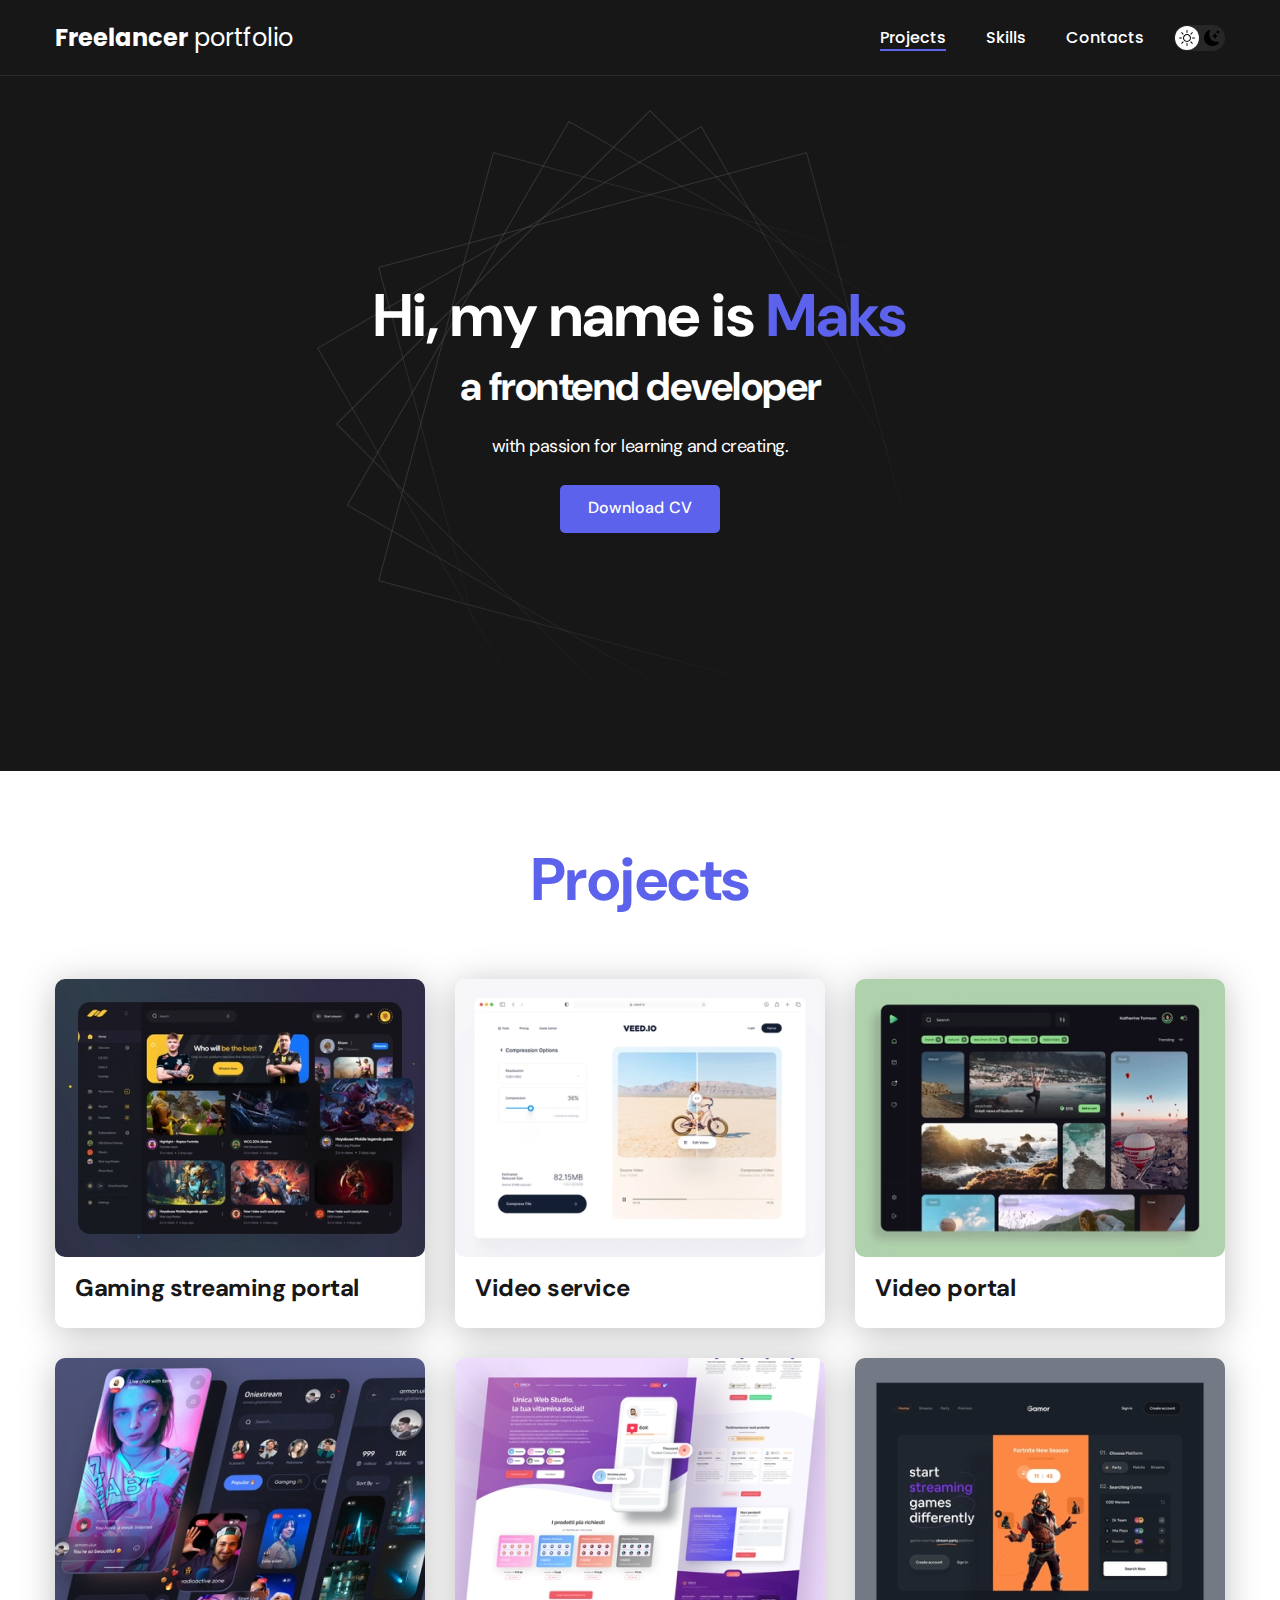
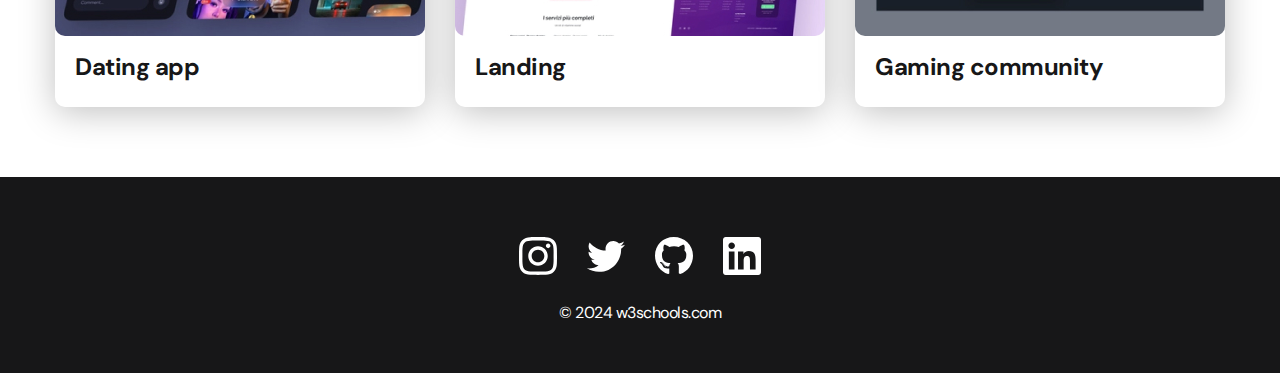
<file: index.html>
<!DOCTYPE html>
<html lang="en">
<head>
  <meta charset="UTF-8">
  <meta http-equiv="X-UA-Compatible" content="IE=edge">
  <meta name="viewport" content="width=device-width, initial-scale=1.0">
  <title>Document</title>
  <link rel="stylesheet" href="./css/style.css">
</head>
<body class="">
    <nav class="nav">
      <div class="container">
          <div class="nav-row">
            <a href="./index.html" class="logo"><strong>Freelancer</strong> portfolio</a>
            <button class="dark-mode-btn">
              <img src="./img/icons/sun.svg" alt="Light Mode" class="dark-mode-btn__icon">
              <img src="./img/icons/moon.svg" alt="Dark Mode" class="dark-mode-btn__icon">
            </button>
            <ul class="nav-list">
                <li class="nav-list__item"><a href="./index.html" class="nav-list__link nav-list__link--active">Projects</a></li>
                <li class="nav-list__item"><a href="./skills.html" class="nav-list__link">Skills</a></li>
                <li class="nav-list__item"><a href="./contacts.html" class="nav-list__link">Contacts</a></li>
            </ul>
          </div>
      </div>
    </nav>

    <header class="header">
          <div class="header__wrapper">
            <h1 class="header__title">
              <strong>Hi, my name is <em>Maks</em></strong><br>
                a frontend developer
            </h1>
            <div class="header__text">
              <p>with passion for learning and creating.</p>
              <a href="#!" class="btn">Download CV</a>
            </div>
          </div>
    </header>

    <main class="section">
      <div class="container">
        <h2 class="title-1">Projects</h2>
        <ul class="projects">
          <li class="project">
            <a href="./project-page.html">
              <img src="./img/projects/01.jpg.jpg" alt="Project img" class="project__img">
              <h3 class="project__title">Gaming streaming portal</h3>
            </a>
          </li>
            <li class="project">
              <a href="./project-page.html">
                <img src="./img/projects/02.jpg.jpg" alt="Project img" class="project__img">
                <h3 class="project__title">Video service</h3>
              </a>
            </li>
            <li class="project">
              <a href="./project-page.html">
                <img src="./img/projects/03.jpg.jpg" alt="Project img" class="project__img">
                <h3 class="project__title">Video portal</h3>
              </a>
            </li>
            <li class="project">
              <img src="./img/projects/04.jpg.jpg" alt="Project img" class="project__img">
              <h3 class="project__title">Dating app</h3>
            </li>
            <li class="project">
              <img src="./img/projects/05.jpg.jpg" alt="Project img" class="project__img">
              <h3 class="project__title">Landing</h3>
            </li>
            <li class="project">
              <img src="./img/projects/06.jpg.jpg" alt="Project img" class="project__img">
              <h3 class="project__title">Gaming community</h3>
            </li>
        </ul>
      </div>
    </main>

    <footer class="footer">
      <div class="container">
        <div class="footer__wrapper">
          <ul class="social">
            <li class="social__item"><a target="_blank" href="https://www.instagram.com/maksym_soloviov/?next=%2F"><img src="./img/icons/instagram.svg" alt="Instagram"></a></li>
            <li class="social__item"><a target="_blank" href="https://twitter.com/"><img src="./img/icons/Vector-1.svg" alt="Twitter"></a></li>
            <li class="social__item"><a target="_blank" href="https://github.com/Makssol1208"><img src="./img/icons/Vector-2.svg" alt="GitHub"></a></li>
            <li class="social__item"><a target="_blank" href="https://www.linkedin.com/in/maxim-solovyov/"><img src="./img/icons/Vector-3.svg" alt="Linkedin"></a></li>
          </ul>
          <div class="copyright">
            <p>© 2024 <a target="_blank" href="https://www.w3schools.com/">w3schools.com</a></p>
          </div>
        </div>
      </div>
    </footer>

    <script src="./js/app.js"></script>
</body>
</html>
</file>
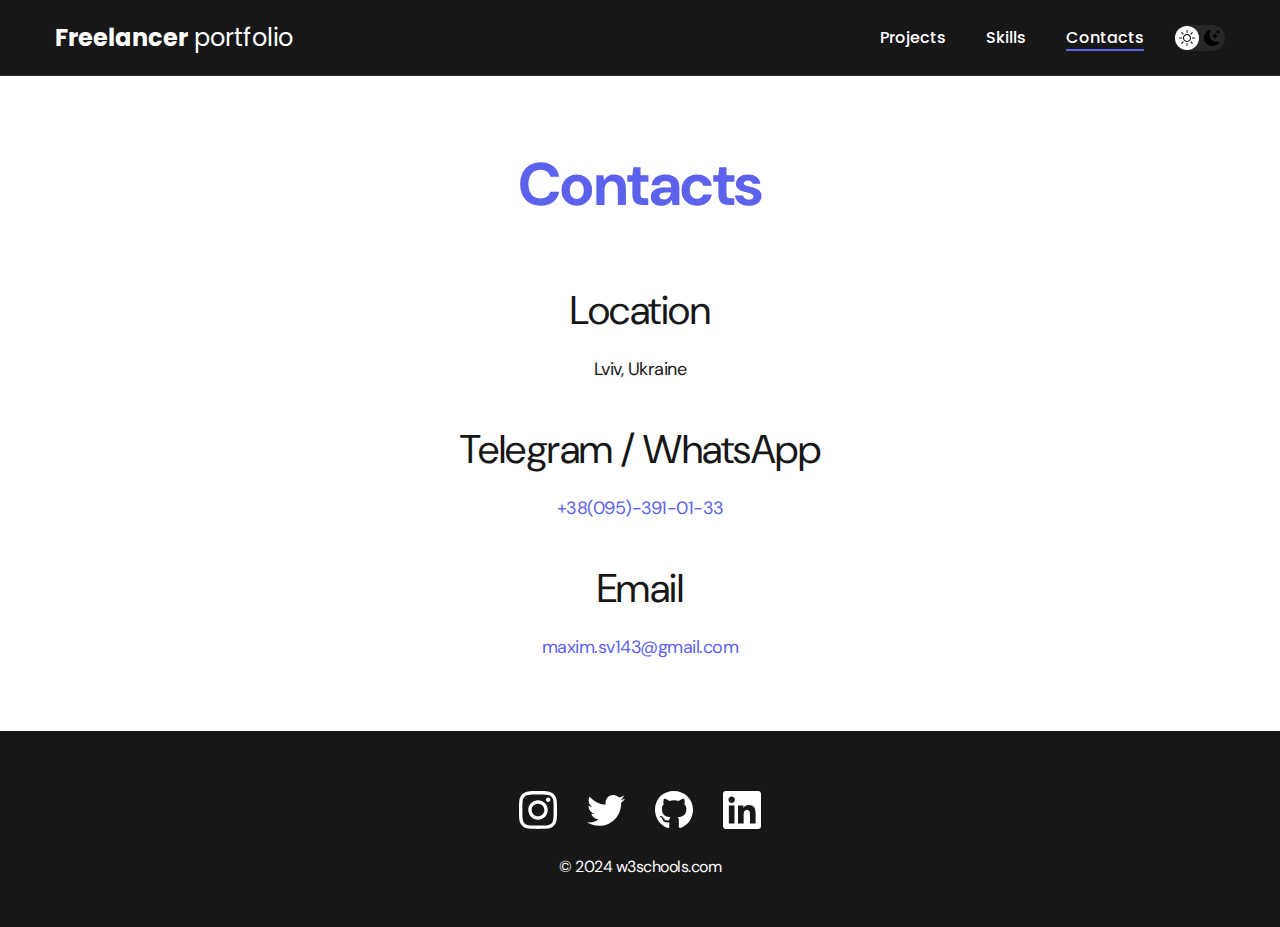
<file: contacts.html>
<!DOCTYPE html>
<html lang="en">
<head>
  <meta charset="UTF-8">
  <meta http-equiv="X-UA-Compatible" content="IE=edge">
  <meta name="viewport" content="width=device-width, initial-scale=1.0">
  <title>Document</title>
  <link rel="stylesheet" href="./css/style.css">
</head>
<body>
    <nav class="nav">
      <div class="container">
          <div class="nav-row">
            <a href="./index.html" class="logo"><strong>Freelancer</strong> portfolio</a>
            <button class="dark-mode-btn">
              <img src="./img/icons/sun.svg" alt="Light Mode" class="dark-mode-btn__icon">
              <img src="./img/icons/moon.svg" alt="Dark Mode" class="dark-mode-btn__icon">
            </button>
            <ul class="nav-list">
                <li class="nav-list__item"><a href="./index.html" class="nav-list__link">Projects</a></li>
                <li class="nav-list__item"><a href="./skills.html" class="nav-list__link">Skills</a></li>
                <li class="nav-list__item"><a href="./contacts.html" class="nav-list__link nav-list__link--active">Contacts</a></li>
            </ul>
          </div>
      </div>
    </nav>

    <main class="section">
      <div class="container">
        <h1 class="title-1">Contacts</h1>
          <ul class="content-list">
            <li class="content-list__item">
              <h2 class="title-2">Location</h2>
              <p>Lviv, Ukraine</p>
            </li>
            <li class="content-list__item">
              <h2 class="title-2">Telegram / WhatsApp</h2>
              <p><a href="tel:+380953910033">+38(095)-391-01-33</a></p>
            </li>
            <li class="content-list__item">
              <h2 class="title-2">Email</h2>
              <p><a href="malito:maxim.sv143@gmail.com">maxim.sv143@gmail.com</a></p>
            </li>
          </ul>  
      </div>
    </main>

    <footer class="footer">
      <div class="container">
        <div class="footer__wrapper">
          <ul class="social">
            <li class="social__item"><a target="_blank" href="https://www.instagram.com/maksym_soloviov/?next=%2F"><img src="./img/icons/instagram.svg" alt="Instagram"></a></li>
            <li class="social__item"><a target="_blank" href="https://twitter.com/"><img src="./img/icons/Vector-1.svg" alt="Twitter"></a></li>
            <li class="social__item"><a target="_blank" href="https://github.com/Makssol1208"><img src="./img/icons/Vector-2.svg" alt="GitHub"></a></li>
            <li class="social__item"><a target="_blank" href="https://www.linkedin.com/in/maxim-solovyov/"><img src="./img/icons/Vector-3.svg" alt="Linkedin"></a></li>
          </ul>
          <div class="copyright">
            <p>© 2024 <a target="_blank" href="https://www.w3schools.com/">w3schools.com</a></p>
          </div>
        </div>
      </div>
    </footer>

    <script src="./js/app.js"></script>
</body>
</html>
</file>
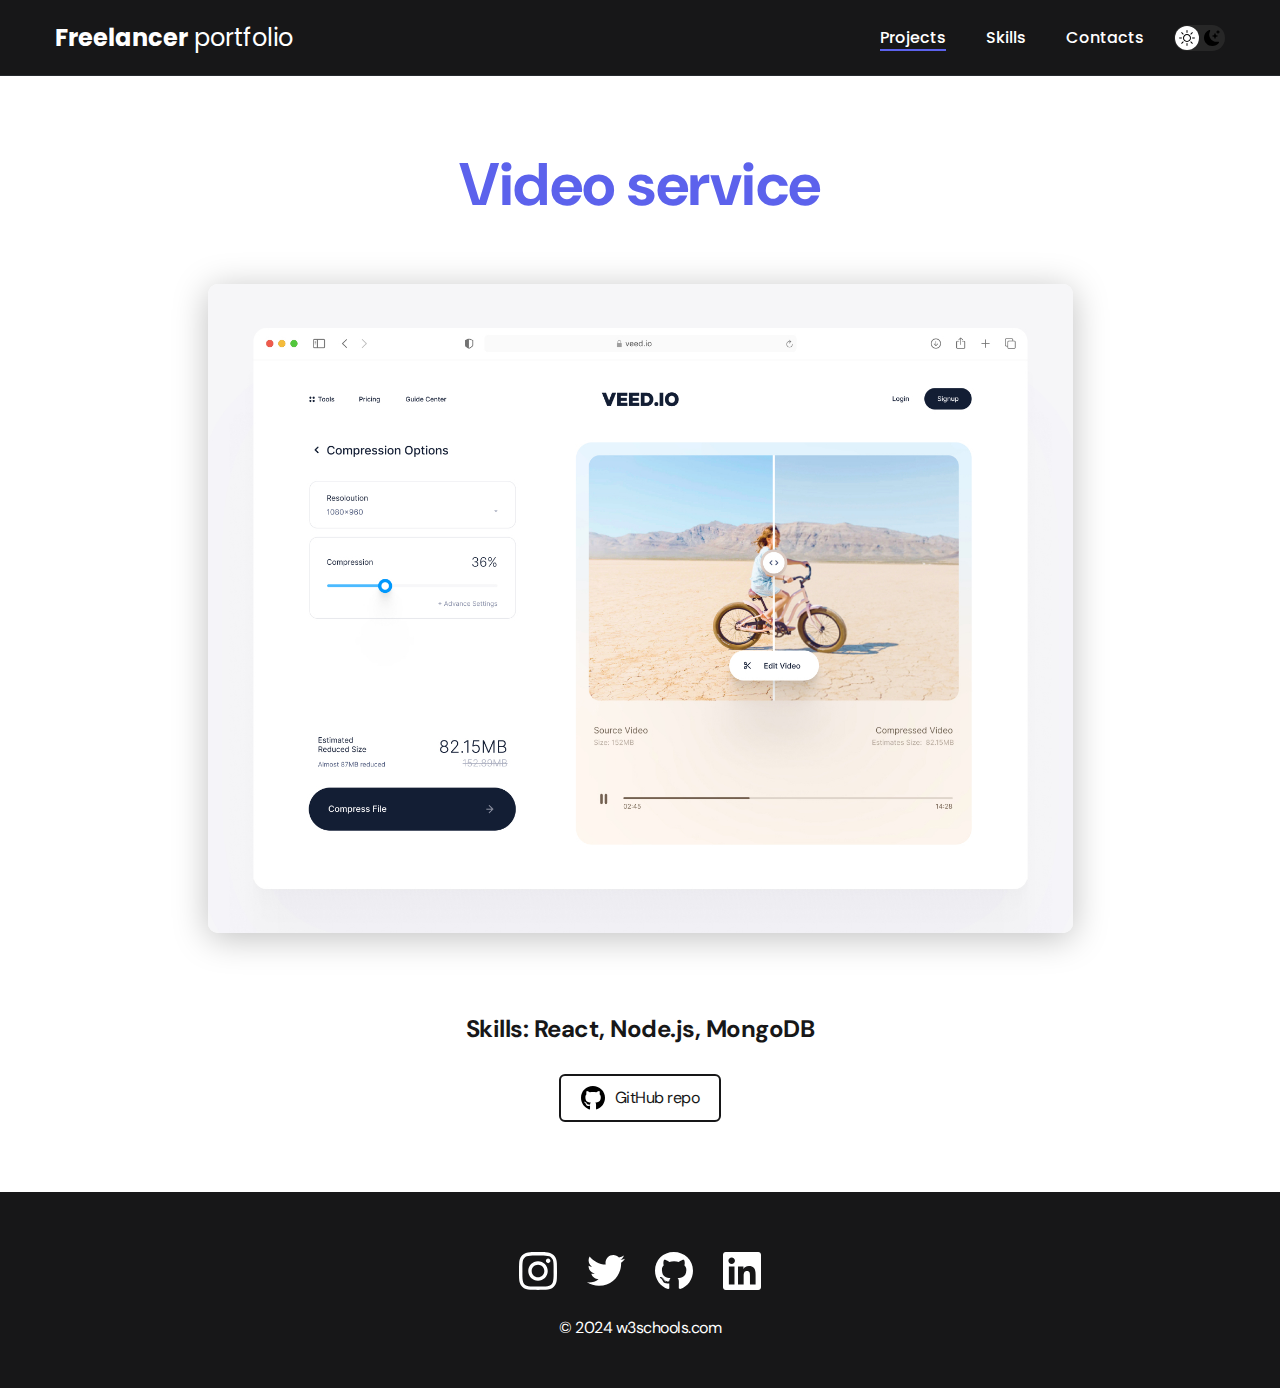
<file: project-page.html>
<!DOCTYPE html>
<html lang="en">
<head>
  <meta charset="UTF-8">
  <meta http-equiv="X-UA-Compatible" content="IE=edge">
  <meta name="viewport" content="width=device-width, initial-scale=1.0">
  <title>Document</title>
  <link rel="stylesheet" href="./css/style.css">
</head>
<body>
    <nav class="nav">
      <div class="container">
          <div class="nav-row">
            <a href="./index.html" class="logo"><strong>Freelancer</strong> portfolio</a>
            <button class="dark-mode-btn">
              <img src="./img/icons/sun.svg" alt="Light Mode" class="dark-mode-btn__icon">
              <img src="./img/icons/moon.svg" alt="Dark Mode" class="dark-mode-btn__icon">
            </button>
            <ul class="nav-list">
                <li class="nav-list__item"><a href="./index.html" class="nav-list__link nav-list__link--active">Projects</a></li>
                <li class="nav-list__item"><a href="./skills.html" class="nav-list__link">Skills</a></li>
                <li class="nav-list__item"><a href="./contacts.html" class="nav-list__link">Contacts</a></li>
            </ul>
          </div>
      </div>
    </nav>

    <main class="section">
      <div class="container">
        <div class="project-details">
          <h1 class="title-1">Video service</h1>
          <img src="./img/projects/02-big.jpg" alt="Image" class="project-details__img">
            <div class="project-details__desc">
              <p>Skills: React, Node.js, MongoDB</p>
            </div>
              <a target="_blank" href="https://github.com/Makssol1208" class="btn-outline">
                <img src="./img/icons/githubBlack.svg" alt="GitHub">
                GitHub repo
              </a>
        </div>
      </div>
    </main>

    <footer class="footer">
      <div class="container">
        <div class="footer__wrapper">
          <ul class="social">
            <li class="social__item"><a target="_blank" href="https://www.instagram.com/maksym_soloviov/?next=%2F"><img src="./img/icons/instagram.svg" alt="Instagram"></a></li>
            <li class="social__item"><a target="_blank" href="https://twitter.com/"><img src="./img/icons/Vector-1.svg" alt="Twitter"></a></li>
            <li class="social__item"><a target="_blank" href="https://github.com/Makssol1208"><img src="./img/icons/Vector-2.svg" alt="GitHub"></a></li>
            <li class="social__item"><a target="_blank" href="https://www.linkedin.com/in/maxim-solovyov/"><img src="./img/icons/Vector-3.svg" alt="Linkedin"></a></li>
          </ul>
          <div class="copyright">
            <p>© 2024 <a target="_blank" href="https://www.w3schools.com/">w3schools.com</a></p>
          </div>
        </div>
      </div>
    </footer>

    <script src="./js/app.js"></script>
</body>
</html>
</file>
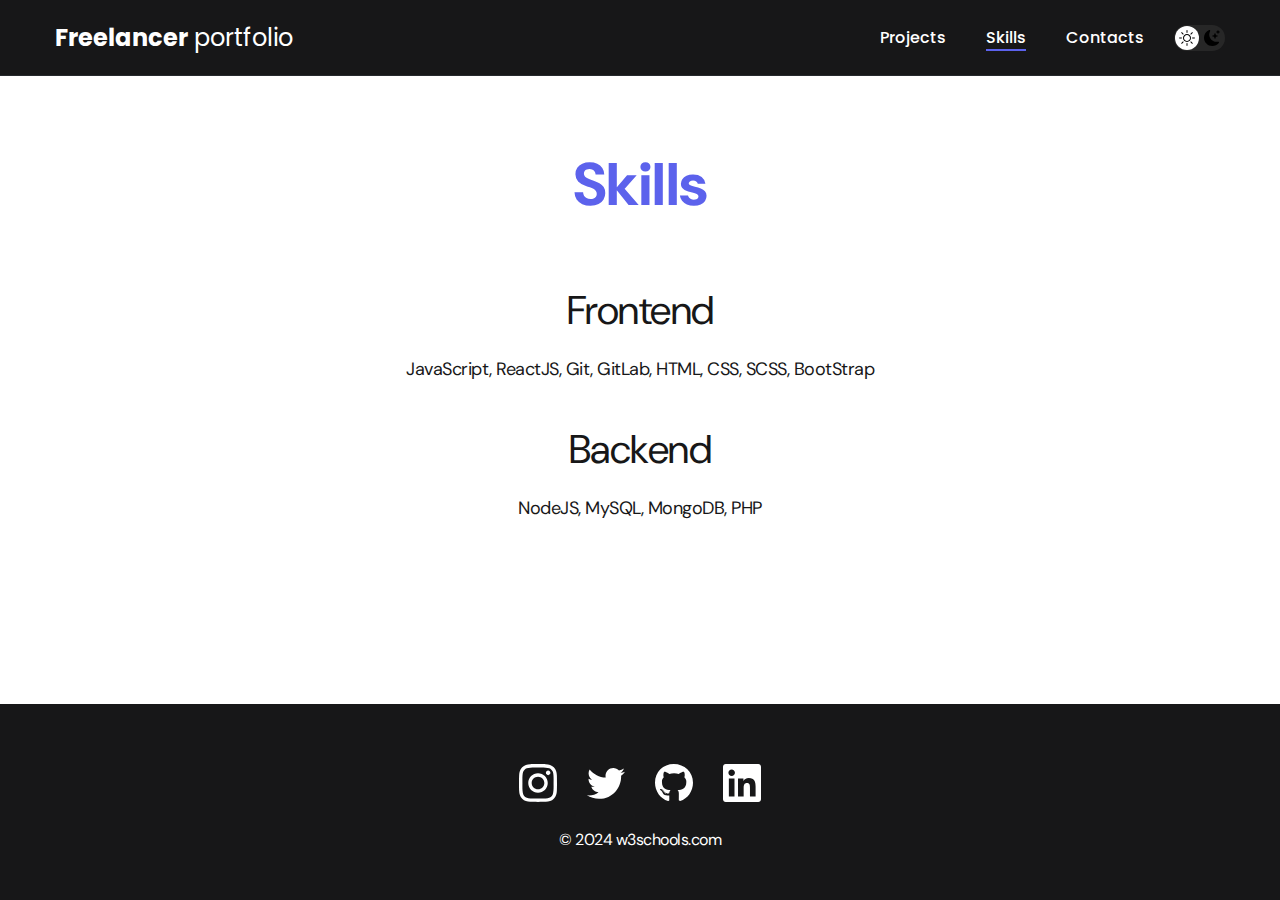
<file: skills.html>
<!DOCTYPE html>
<html lang="en">
<head>
  <meta charset="UTF-8">
  <meta http-equiv="X-UA-Compatible" content="IE=edge">
  <meta name="viewport" content="width=device-width, initial-scale=1.0">
  <title>Document</title>
  <link rel="stylesheet" href="./css/style.css">
</head>
<body>
    <nav class="nav">
      <div class="container">
          <div class="nav-row">
            <a href="./index.html" class="logo"><strong>Freelancer</strong> portfolio</a>
            <button class="dark-mode-btn">
              <img src="./img/icons/sun.svg" alt="Light Mode" class="dark-mode-btn__icon">
              <img src="./img/icons/moon.svg" alt="Dark Mode" class="dark-mode-btn__icon">
            </button>
            <ul class="nav-list">
                <li class="nav-list__item"><a href="./index.html" class="nav-list__link">Projects</a></li>
                <li class="nav-list__item"><a href="./skills.html" class="nav-list__link nav-list__link--active">Skills</a></li>
                <li class="nav-list__item"><a href="./contacts.html" class="nav-list__link">Contacts</a></li>
            </ul>
          </div>
      </div>
    </nav>

    <main class="section">
      <div class="container">
        <h1 class="title-1">Skills</h1>
          <ul class="content-list">
            <li class="content-list__item">
              <h2 class="title-2">Frontend </h2>
              <p>JavaScript, ReactJS, Git, GitLab, HTML, CSS, SCSS, BootStrap</p>
            </li>
            <li class="content-list__item">
              <h2 class="title-2">Backend</h2>
              <p>NodeJS, MySQL, MongoDB, PHP</p>
            </li>
          </ul>  
      </div>
    </main>

    <footer class="footer">
      <div class="container">
        <div class="footer__wrapper">
          <ul class="social">
            <li class="social__item"><a target="_blank" href="https://www.instagram.com/maksym_soloviov/?next=%2F"><img src="./img/icons/instagram.svg" alt="Instagram"></a></li>
            <li class="social__item"><a target="_blank" href="https://twitter.com/"><img src="./img/icons/Vector-1.svg" alt="Twitter"></a></li>
            <li class="social__item"><a target="_blank" href="https://github.com/Makssol1208"><img src="./img/icons/Vector-2.svg" alt="GitHub"></a></li>
            <li class="social__item"><a target="_blank" href="https://www.linkedin.com/in/maxim-solovyov/"><img src="./img/icons/Vector-3.svg" alt="Linkedin"></a></li>
          </ul>
          <div class="copyright">
            <p>© 2024 <a target="_blank" href="https://www.w3schools.com/">w3schools.com</a></p>
          </div>
        </div>
      </div>
    </footer>

    <script src="./js/app.js"></script>
</body>
</html>
</file>
<file: css/style.css>
@import"./reset.css";
@import url('https://fonts.googleapis.com/css2?family=DM+Sans:wght@400;500;700&family=Poppins:wght@400;500;700&display=swap');

/*font-family: 'DM Sans', sans-serif;
font-family: 'Poppins', sans-serif;
*/

:root {
  --black: #171718;
  --black-border: #26292D;
  --white: #fff;
  --puprle: #5C62EC;

  --text-color: var(--black);

  --dark-bg: var(--black);
  --dark-border: var(--black-border);
  --header-text: var(--white);
  --accent: var(--puprle);

  /* Light Mode */
  --page-bg: var(--white);
  --text-color: var(--black);

  --title-1: var(--accent);
}

.dark {
    /* Dark Mode */
  --page-bg: #252526;
  --text-color: var(--white);

  --title-1: var(--white);
}

html,body {
  display: flex;
  flex-direction: column;
  min-height: 100vh;
  font-family: 'DM Sans', sans-serif;
  letter-spacing: -0.5px;
    /* Light Mode */
  background-color: var(--page-bg);
  color: var(--text-color);
}

.container {
  margin: 0 auto;
  padding: 0 15px;
  max-width: 1200px;
}

.section {
  padding: 70px 0;
}

.title-1 {
  margin-bottom: 60px;
  font-size: 60px;
  font-weight: 700;
  line-height: 1.3;
  text-align: center;
  color: var(--title-1);
}

.title-2 {
  margin-bottom: 20px;
  font-size: 40px;
  line-height: 1.3;
}

/* Navigation */

.nav {
  padding: 20px 0;
  border-bottom: 1px solid var(--dark-border);
  color: var(--white);
  background-color: var(--dark-bg);
  letter-spacing: normal;
}

.nav-row {
  display: flex;
  justify-content: flex-end;
  align-items: center;
  column-gap: 30px;
  row-gap: 20px;
  flex-wrap: wrap;
}

.logo {
  margin-right: auto;
  color: var(--header-text);
  font-size: 24px;
  font-family: 'Poppins', sans-serif;
}

.logo strong {
  font-weight: 700;
}

.nav-list {
  display: flex;
  flex-wrap: wrap;
  row-gap: 20px;
  align-items: center;
  column-gap: 40px;
  font-size: 16px;
  font-weight: 500;
  font-family: 'Poppins', sans-serif;
}

.nav-list__link {
  color: var(--header-text);
  transition: opacity 0.2s ease-in;
}

.nav-list__link:hover {
  opacity: 0.8;
}

.nav-list__link--active {
  position: relative;
}

.nav-list__link--active::before {
  content: "";
  position: absolute;
  left: 0;
  top: 100%;
  display: block;
  height: 2px;
  width: 100%;
  background-color: var(--accent);
}

/* Dark Mode Btn */

.dark-mode-btn {
  order: 1;
  position: relative;
  display: flex;
  justify-content: space-between;
  width: 51px;
  height: 26px;
  padding: 5px;
  background-color: #272727;
  border-radius: 50px;
}

.dark-mode-btn::before {
  content: "";
  width: 24px;
  height: 24px;
  position: absolute;
  display: block;
  top: 1px;
  left: 1px;
  border-radius: 50%;
  background-color: var(--white);
  transition: left 0.2s ease-in;
}

.dark-mode-btn--active::before {
  left: 26px;
  transition: left 0.2s ease-in;
}

.dark-mode-btn__icon {
  position: relative;
  z-index: 9;
}

/* Header Content */

.header {
  display: flex;
  justify-content: center;
  align-items: center;
  text-align: center;
  background-image: url("./../img/headerBg.png");
  background-repeat: no-repeat;
  background-size: auto;
  background-position: center center;
  padding: 40px 0;
  min-height: 695px;
  background-color: var(--dark-bg);
  color: var(--header-text);
}

.header__wrapper {
  padding: 0 15px;
  max-width: 660px;
}

.header__title {
  margin-bottom: 20px;
  font-size: 40px;
  font-weight: 700;
  line-height: 1.4;
}

.header__title strong {
  font-size: 60px;
  font-weight: 700;
}

.header__title em {
  font-style: normal;
  color: var(--accent);
}

.header__text {
  margin-bottom: 40px;
  font-size: 18px;
  line-height: 1.333;
}

.header__text p {
  margin-bottom: 1.5em;
}

/* Btn */

.btn {
  display: inline-block;
  height: 48px;
  padding: 12px 28px;
  border-radius: 5px;
  background-color: var(--accent);
  color: var(--white);
  letter-spacing: 0.15px;
  font-size: 16px;
  font-weight: 500;
  transition: opacity 0.2s ease-in;
}

.btn:hover {
  opacity: 0.8;
}

.btn:active {
  position: relative;
  top: 1px;
}

/* Projects */

.projects {
  display: flex;
  flex-wrap: wrap;
  justify-content: center;
  column-gap: 30px;
  row-gap: 30px;
}

.project {
  max-width: 370px;
  background-color: var(--white);
  box-shadow: 0px 5px 35px rgba(0, 0, 0, 0.25);
  border-radius: 10px;
  cursor: pointer;
}

.project__img {
  border-radius: 10px;
}

.project__title {
  padding: 15px 20px 25px;
  font-weight: 700;
  font-size: 24px;
  line-height: 1.3;
  color: var(--black);
}

/* Project Details */

.project-details {
  margin: 0 auto;
  max-width: 865px;
  display: flex;
  flex-direction: column;
  align-items: center;

}

.project-details__img {
  max-width: 100%;
  margin-bottom: 40px;
  border-radius: 10px;
  box-shadow: 0px 5px 35px rgba(0, 0, 0, 0.25);
  cursor: pointer;
}

.project-details__desc {
  padding-top: 40px;
  padding-bottom: 30px;
  font-size: 24px;
  font-weight: 700;
  line-height: 1.3;
}

/* btn-outline */

.btn-outline {
  display: flex;
  column-gap: 10px;
  align-items: center;
  height: 48px;
  padding: 12px 20px;
  border: 2px solid #171718;
  color: var(--black);
  border-radius: 6px;
  transition: opacity 0.2s ease-in;
}

.btn-outline:hover {
  opacity: 0.8;
  background-color: var(--white);
}

.btn-outline:active {
  position: relative;
  top: 1px;
}

/* Content List */

.content-list {
  margin: 0 auto;
  max-width: 570px;
  display: flex;
  flex-direction: column;
  align-items: center;
  text-align: center;
  row-gap: 40px;
}

.content-list a {
  color: var(--accent);
}

.content-list__item {
  font-size: 18px;
  line-height: 1.5;
}

.content-list__item p {
  margin-top: 0.5em;
}

/* Footer */

.footer {
  margin-top: auto;
  padding: 60px 0 50px;
  background-color: var(--dark-bg);
  color: var(--header-text);
}

.footer__wrapper {
  display: flex;
  flex-direction: column;
  align-items: center;
  row-gap: 27px;
}

.social {
  display: flex;
  column-gap: 30px;
  align-items: center;
}

.copyright {
  font-size: 16px;
}

.copyright a {
  color: var(--white);
}

/* Mobile version */

@media(max-width: 620px) {
  .header {
    min-height: unset;
  }
  .header__title {
    font-size: 30px;
  }
  .header__title strong{
    font-size: 40px;
  }

  .nav-row {
    justify-content: space-between;
  }

  .dark-mode-btn {
    order: 0;
  }

  .section {
    padding: 40px 0;
  }

  .title-1 {
    margin-bottom: 30px;
    font-size: 40px;
  }

  .title-2 {
    font-size: 30px;
    margin-bottom: 10px;
  }

  .project__title {
    font-size: 22px;
  }

  .project-details__desc {
    font-size: 20px;
    margin-bottom: 20px;
  }

  .social__item {
    width: 28px;
  }

  .content-list {
    row-gap: 20px;
  }
  .content-list__item {
    font-size: 16px;
  }

  .footer {
    padding: 40px 0 30px;
  }

  .footer__wrapper {
    row-gap: 20px;
  }
}
</file>
